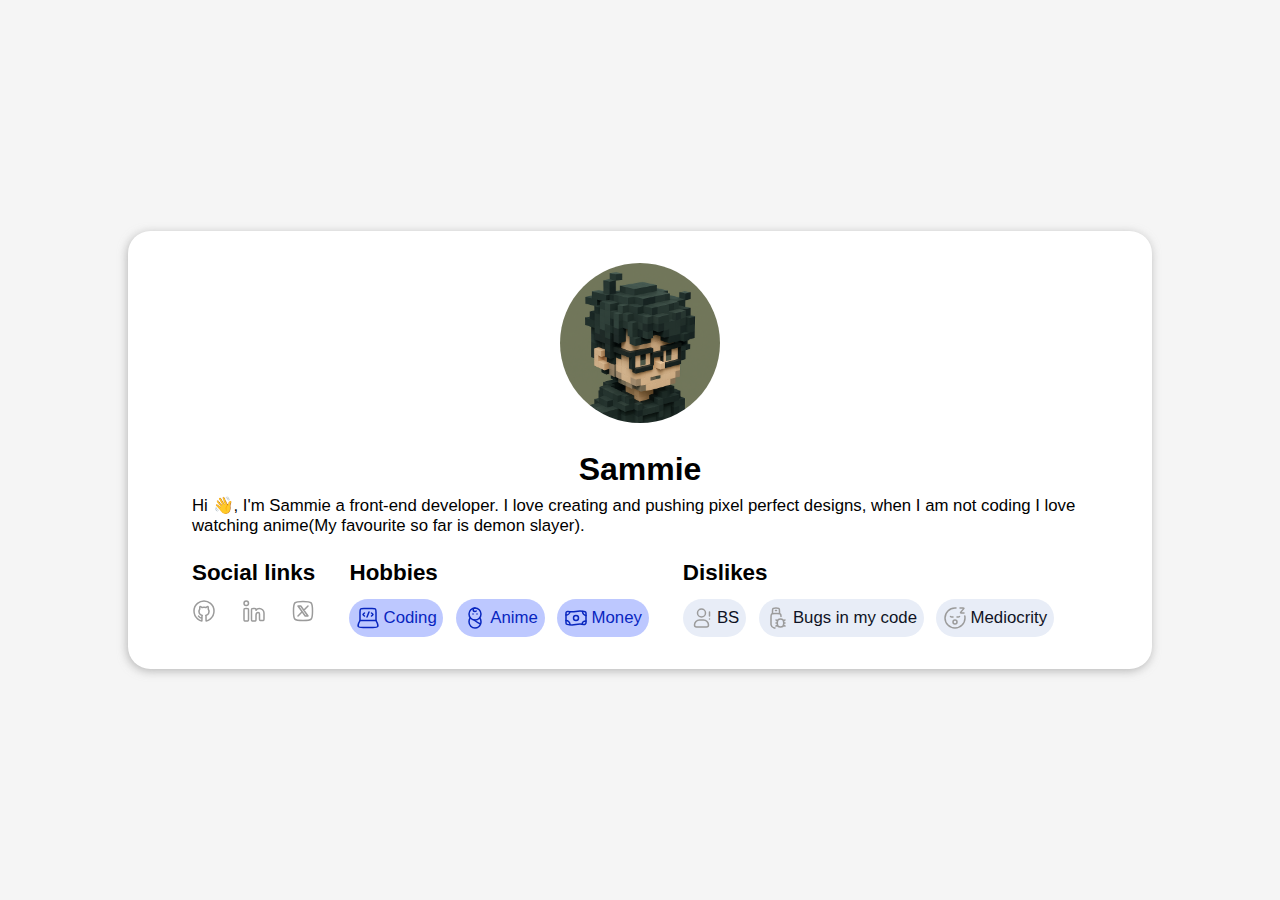
<file: index.html>
<!DOCTYPE html>
<html lang="en">
  <head>
    <meta charset="UTF-8" />
    <meta name="viewport" content="width=device-width, initial-scale=1.0" />
    <link rel="icon" href="assets/avatar.png" type="image/png" />
    <link rel="stylesheet" href="index.css" />
    <title>My | Profile-Card</title>
  </head>
  <body>
    <article data-testid="test-profile-card">
      <figure>
        <img src="assets/avatar.png" alt="my avatar" width="200" height="200" />
      </figure>
      <!-- User-info -->
      <section id="user-section">
        <h2 data-testid="test-user-name" id="name-heading">Sammie</h2>
        <!-- About me -->
        <p data-testid="test-user-bio">
          Hi 👋, I'm Sammie a front-end developer. I love creating and pushing
          pixel perfect designs, when I am not coding I love watching anime(My
          favourite so far is demon slayer).
        </p>
      </section>
      <!-- Social links -->
      <section>
        <h3>Social links</h3>
        <nav data-testid="test-user-social-links" id="nav-links">
          <a
            href="https://github.com/Sammie-oje"
            data-testid="test-user-social-github"
            target="_blank"
            rel="noopener noreferrer"
          >
            <img src="assets/github.svg" alt="github logo" />
          </a>
          <a
            href="https://www.linkedin.com/in/sammie-oj-582021315/"
            data-testid="test-user-social-linkedin"
            target="_blank"
            rel="noopener noreferrer"
          >
            <img src="assets/linkedIn.svg" alt="linkedIn logo" />
          </a>
          <a
            href="https://x.com/0J_codes"
            data-testid="test-user-social-twitter"
            target="_blank"
            rel="noopener noreferrer"
          >
            <img src="assets/twitter.svg" alt="twitter logo" />
          </a>
        </nav>
      </section>
      <!-- Hobbies -->
      <section id="hobbies-section">
        <h3>Hobbies</h3>
        <ul data-testid="test-user-hobbies">
          <li>
            <img src="assets/laptop.svg" alt="laptop icon" />
            <span>Coding</span>
          </li>
          <li>
            <img src="assets/baby.svg" alt="baby icon" />
            <span>Anime</span>
          </li>
          <li>
            <img src="assets/money.svg" alt="money icon" />
            <span>Money</span>
          </li>
        </ul>
      </section>
      <!-- Dislikes -->
      <section id="dislikes-section">
        <h3>Dislikes</h3>
        <ul data-testid="test-user-dislikes">
          <li>
            <img src="assets/warning.svg" alt="warning icon" />
            <span>BS</span>
          </li>
          <li>
            <img src="assets/bugs.svg" alt="bug icon" />
            <span>Bugs in my code</span>
          </li>
          <li>
            <img src="assets/sleeping.svg" alt="mediocre icon" />
            <span>Mediocrity</span>
          </li>
        </ul>
      </section>

      <p id="time" data-testid="test-user-time"></p>
    </article>
    <script src="app.js"></script>
  </body>
</html>
</file>
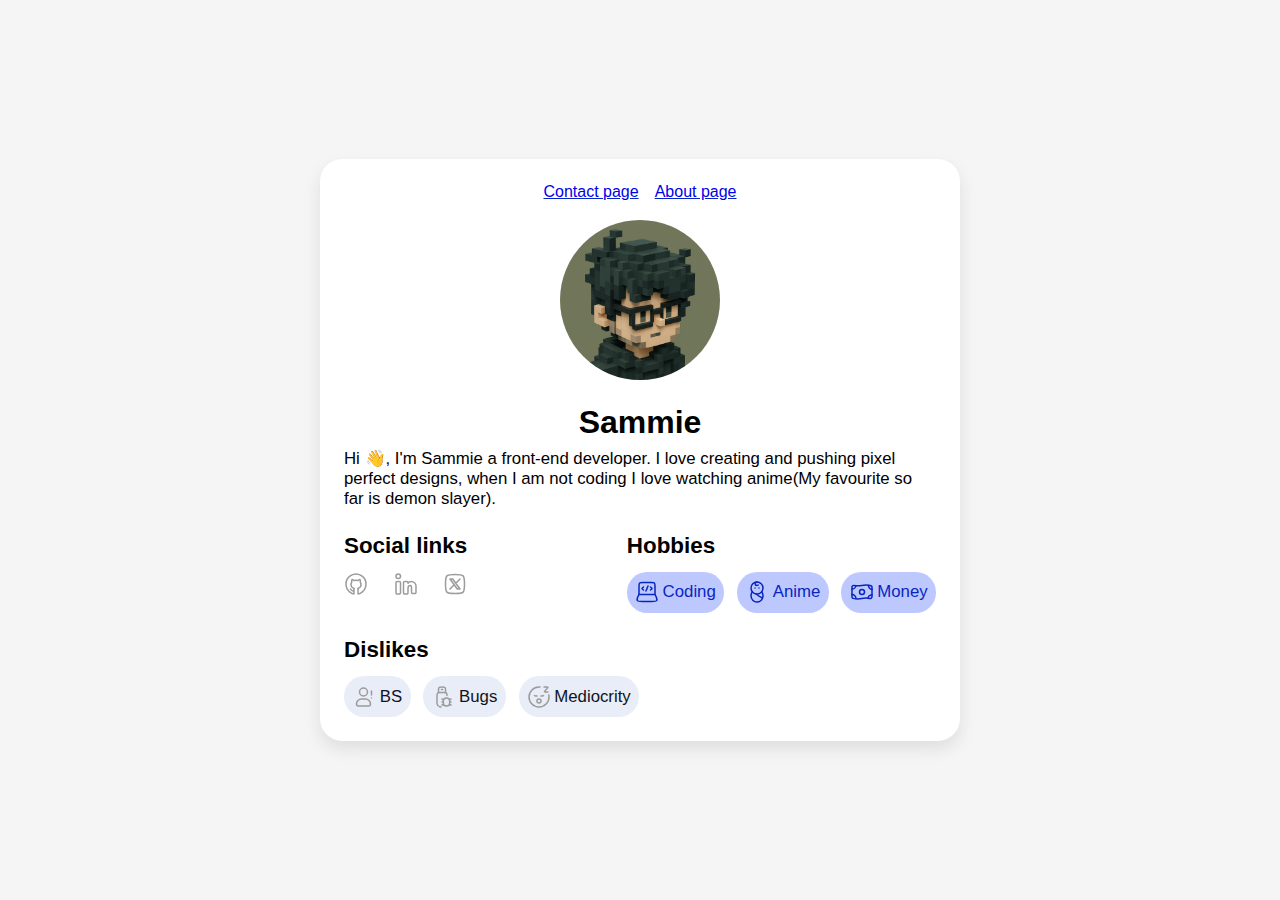
<file: html/index.html>
<!DOCTYPE html>
<html lang="en">
  <head>
    <meta charset="UTF-8" />
    <meta name="viewport" content="width=device-width, initial-scale=1.0" />
    <link rel="icon" href="/assets/avatar.png" type="image/png" />
    <link rel="stylesheet" href="/css/index.css" />
    <title>My | Profile-Card</title>
  </head>
  <body>
    <article data-testid="test-profile-card">
      <header>
        <section class="links-section">
          <a href="contact.html">Contact page</a>
          <a href="about.html">About page</a>
        </section>
        <figure>
          <img
            src="/assets/avatar.png"
            alt="my avatar"
            width="200"
            height="200"
            data-testid="test-user-avatar"
          />
        </figure>
      </header>

      <!-- User-info -->
      <section id="user-section">
        <h2 data-testid="test-user-name" id="name-heading">Sammie</h2>
        <!-- About me -->
        <p data-testid="test-user-bio">
          Hi 👋, I'm Sammie a front-end developer. I love creating and pushing
          pixel perfect designs, when I am not coding I love watching anime(My
          favourite so far is demon slayer).
        </p>
      </section>
      <!-- Social links -->
      <section>
        <h3>Social links</h3>
        <nav data-testid="test-user-social-links" id="nav-links">
          <a
            href="https://github.com/Sammie-oje"
            data-testid="test-user-social-github"
            target="_blank"
            rel="noopener noreferrer"
          >
            <img src="/assets/github.svg" alt="github logo" />
          </a>
          <a
            href="https://www.linkedin.com/in/sammie-oj-582021315/"
            data-testid="test-user-social-linkedin"
            target="_blank"
            rel="noopener noreferrer"
          >
            <img src="/assets/linkedIn.svg" alt="linkedIn logo" />
          </a>
          <a
            href="https://x.com/0J_codes"
            data-testid="test-user-social-twitter"
            target="_blank"
            rel="noopener noreferrer"
          >
            <img src="/assets/twitter.svg" alt="twitter logo" />
          </a>
        </nav>
      </section>
      <!-- Hobbies -->
      <section id="hobbies-section">
        <h3>Hobbies</h3>
        <ul data-testid="test-user-hobbies">
          <li>
            <img src="/assets/laptop.svg" alt="laptop icon" />
            <span>Coding</span>
          </li>
          <li>
            <img src="/assets/baby.svg" alt="baby icon" />
            <span>Anime</span>
          </li>
          <li>
            <img src="/assets/money.svg" alt="money icon" />
            <span>Money</span>
          </li>
        </ul>
      </section>
      <!-- Dislikes -->
      <section id="dislikes-section">
        <h3>Dislikes</h3>
        <ul data-testid="test-user-dislikes">
          <li>
            <img src="/assets/warning.svg" alt="warning icon" />
            <span>BS</span>
          </li>
          <li>
            <img src="/assets/bugs.svg" alt="bug icon" />
            <span>Bugs</span>
          </li>
          <li>
            <img src="/assets/sleeping.svg" alt="mediocre icon" />
            <span>Mediocrity</span>
          </li>
        </ul>
      </section>

      <p id="time" data-testid="test-user-time"></p>
    </article>
    <script src="/app.js"></script>
  </body>
</html>
</file>
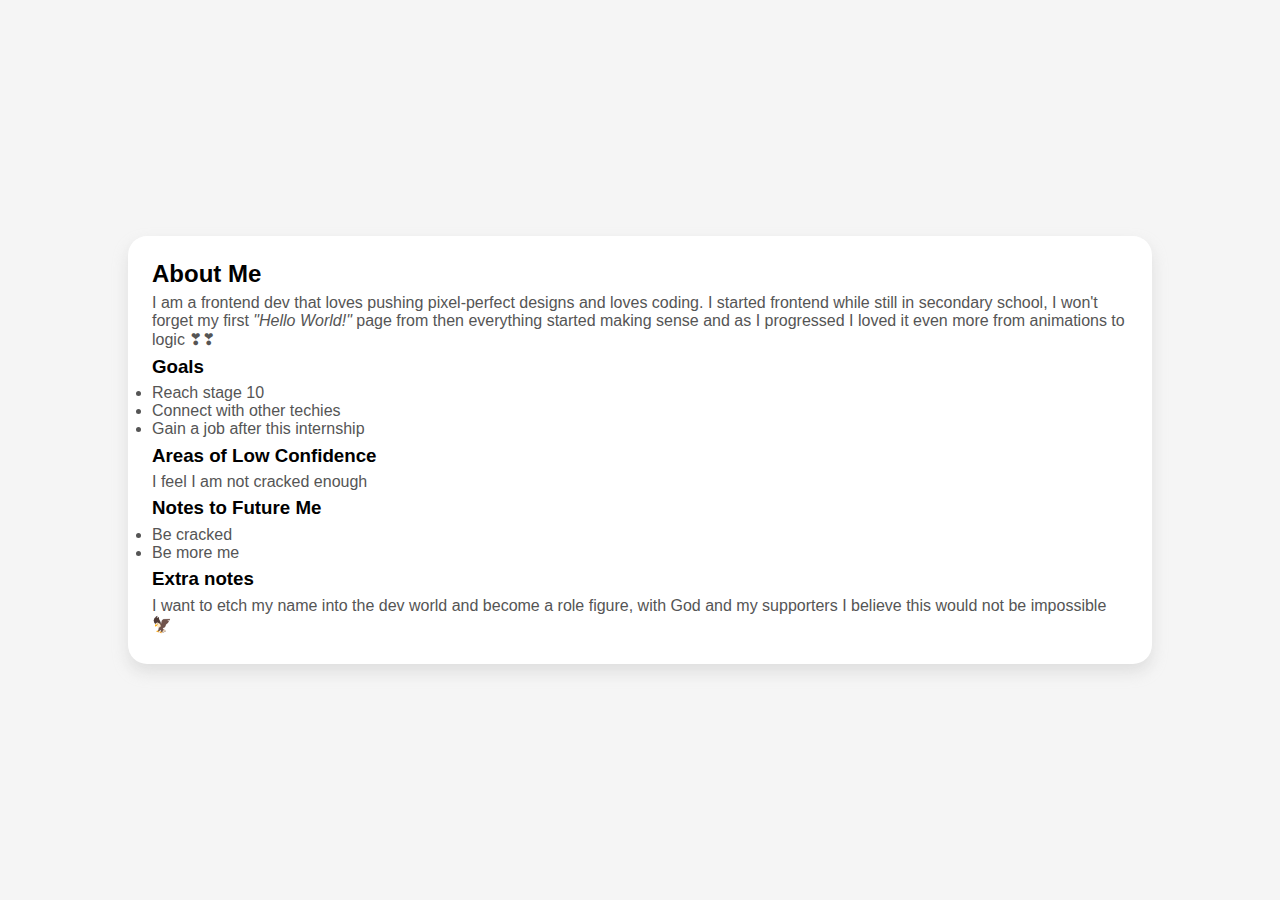
<file: about.html>
<!DOCTYPE html>
<html lang="en">
  <head>
    <meta charset="UTF-8" />
    <meta name="viewport" content="width=device-width, initial-scale=1.0" />
    <link rel="stylesheet" href="/css/about.css" />
    <title>My About Page</title>
  </head>
  <body>
    <main data-testid="test-about-page">
      <h2>About Me</h2>
      <section data-testid="test-about-bio">
        <p>
          I am a frontend dev that loves pushing pixel-perfect designs and loves
          coding. I started frontend while still in secondary school, I won't
          forget my first <em>"Hello World!"</em> page from then everything started
          making sense and as I progressed I loved it even more from animations
          to logic ❣❣
        </p>
      </section>

      <section data-testid="test-about-goals">
        <h3>Goals</h3>
        <ul>
          <li>Reach stage 10</li>
          <li>Connect with other techies</li>
          <li>Gain a job after this internship</li>
        </ul>
      </section>

      <section data-testid="test-about-confidence">
        <h3>Areas of Low Confidence</h3>
        <p>I feel I am not cracked enough</p>
      </section>

      <section data-testid="test-about-future-note">
        <h3>Notes to Future Me</h3>
        <ul>
          <li>Be cracked</li>
          <li>Be more me</li>
        </ul>
      </section>

      <section data-testid="test-about-extra">
        <h3>Extra notes</h3>
        <p>
          I want to etch my name into the dev world and become a role figure,
          with God and my supporters I believe this would not be impossible 🦅
        </p>
      </section>
    </main>
  </body>
</html>
</file>
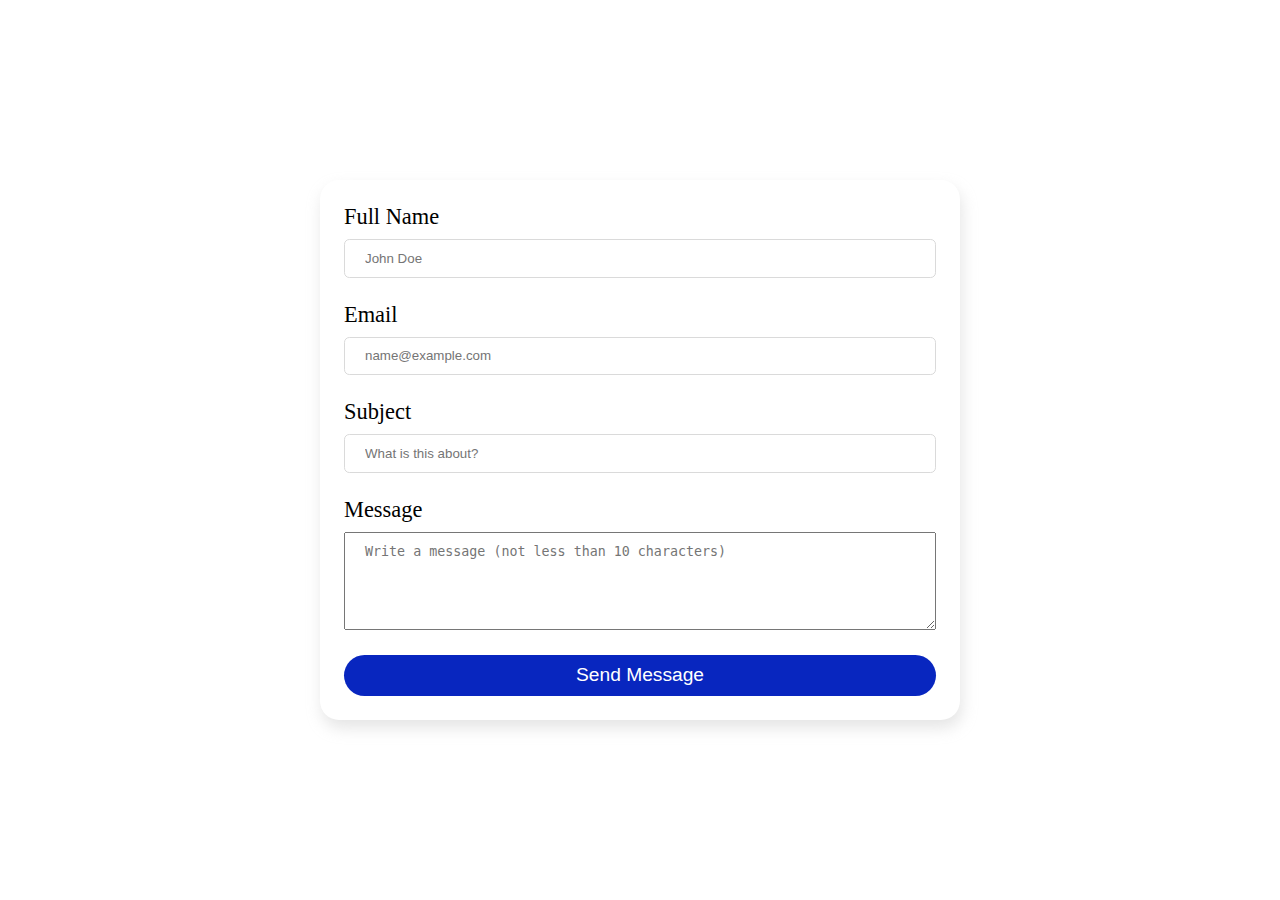
<file: contact.html>
<!DOCTYPE html>
<html lang="en">
  <head>
    <meta charset="UTF-8" />
    <meta name="viewport" content="width=device-width, initial-scale=1.0" />
    <link rel="stylesheet" href="/css/contact.css" />
    <title>My Contact Page</title>
  </head>
  <body>
    <p id="success-message" role="alert" data-testid="test-contact-success">
      Your information has been submitted, we will get back to you 😉</p>
    <form action="#">
      <div class="input-wrapper">
        <label for="full-name">Full Name</label>
        <input
          type="text"
          id="full-name"
          data-testid="test-contact-name"
          placeholder="John Doe"
          pattern="^[A-Za-z]+(?:\s[A-Za-z]+)+$"
          aria-describedby="error-full-name-desc"
          required
        />
        <p data-testid="test-contact-error-name" id="error-full-name-desc" class="error-message"></p>
      </div>
      
      <div class="input-wrapper">
        <label for="email">Email</label>
        <input
          type="email"
          id="email"
          placeholder="name@example.com"
          data-testid="test-contact-email"
          aria-describedby="error-email-desc"
          pattern="^[A-Za-z0-9._%+-]+@[A-Za-z.-]+\.[A-Za-z]{2,}$"
          required
        />
        <p data-testid="test-contact-error-email" id="error-email-desc" class="error-message"></p>
      </div>
      
      <div class="input-wrapper">
        <label for="subject">Subject</label>
        <input
          type="text"
          id="subject"
          data-testid="test-contact-subject"
          placeholder="What is this about?"
          aria-describedby="error-subject-desc"
          required
        />
        <p data-testid="test-contact-error-subject" id="error-subject-desc"  class="error-message"></p>
      </div>
      
      <div class="input-wrapper">
        <label for="message">Message</label>
        <textarea
          id="message"
          minlength="10"
          data-testid="test-contact-message"
          rows="5"
          placeholder="Write a message (not less than 10 characters)"
          aria-describedby="error-message-desc"
          required
        ></textarea>
        <p data-testid="test-contact-error-message" id="error-message-desc" class="error-message"></p>
      </div>
      
      <button type="submit" data-testid="test-contact-submit">
        Send Message
      </button>
    </form>
    
    <script src="/js/error.js"></script>
  </body>
</html>
</file>
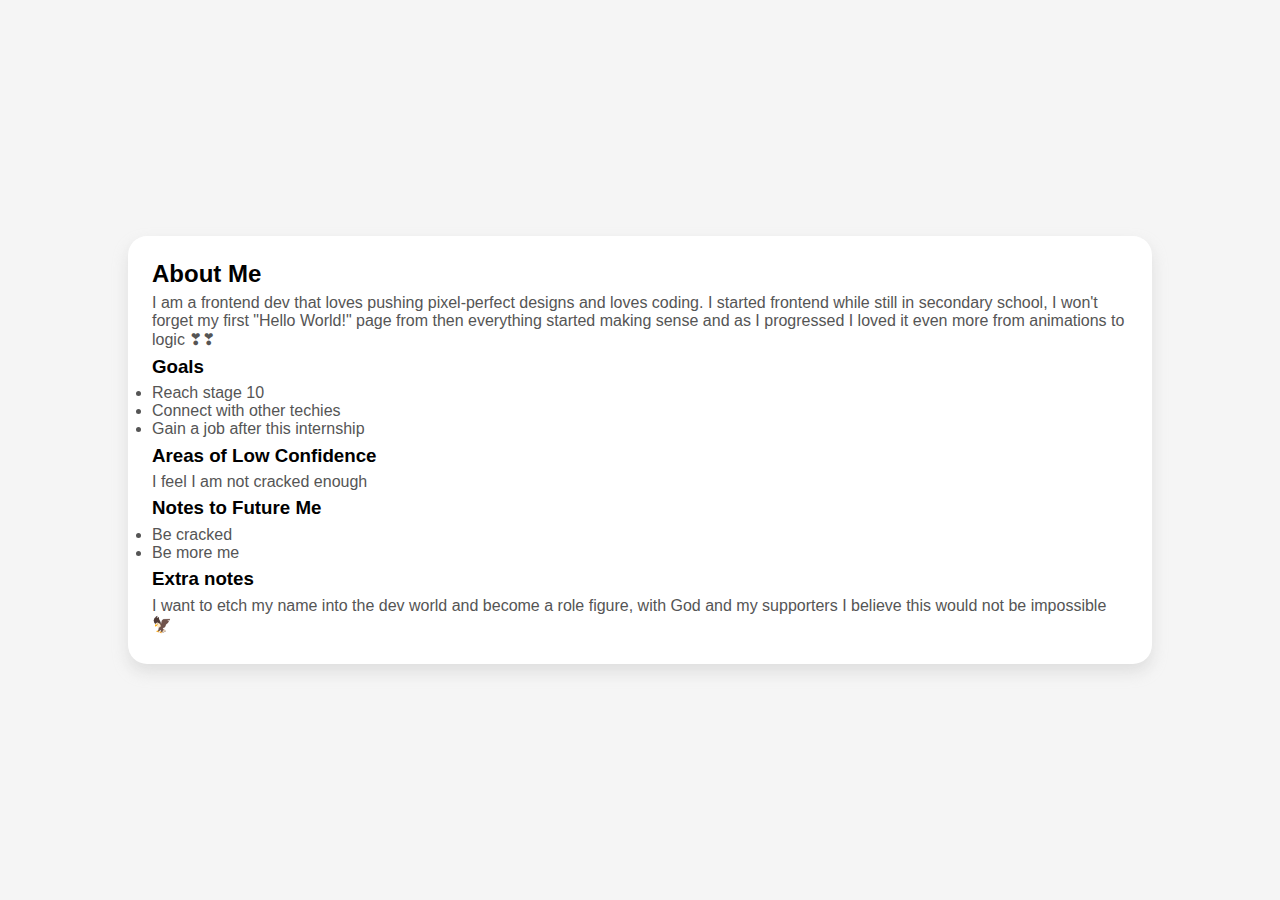
<file: html/about.html>
<!DOCTYPE html>
<html lang="en">
  <head>
    <meta charset="UTF-8" />
    <meta name="viewport" content="width=device-width, initial-scale=1.0" />
    <link rel="stylesheet" href="/css/about.css" />
    <title>My About Page</title>
  </head>
  <body>
    <main data-testid="test-about-page">
      <section data-testid="test-about-bio">
        <h2>About Me</h2>
        <p>
          I am a frontend dev that loves pushing pixel-perfect designs and loves
          coding. I started frontend while still in secondary school, I won't
          forget my first "Hello World!" page from then everything started
          making sense and as I progressed I loved it even more from animations
          to logic ❣❣
        </p>
      </section>

      <section data-testid="test-about-goals">
        <h3>Goals</h3>
        <ul>
          <li>Reach stage 10</li>
          <li>Connect with other techies</li>
          <li>Gain a job after this internship</li>
        </ul>
      </section>

      <section data-testid="test-about-confidence">
        <h3>Areas of Low Confidence</h3>
        <p>I feel I am not cracked enough</p>
      </section>

      <section data-testid="test-about-future-note">
        <h3>Notes to Future Me</h3>
        <ul>
          <li>Be cracked</li>
          <li>Be more me</li>
        </ul>
      </section>

      <section data-testid="test-about-extra">
        <h3>Extra notes</h3>
        <p>
          I want to etch my name into the dev world and become a role figure,
          with God and my supporters I believe this would not be impossible 🦅
        </p>
      </section>
    </main>
  </body>
</html>
</file>
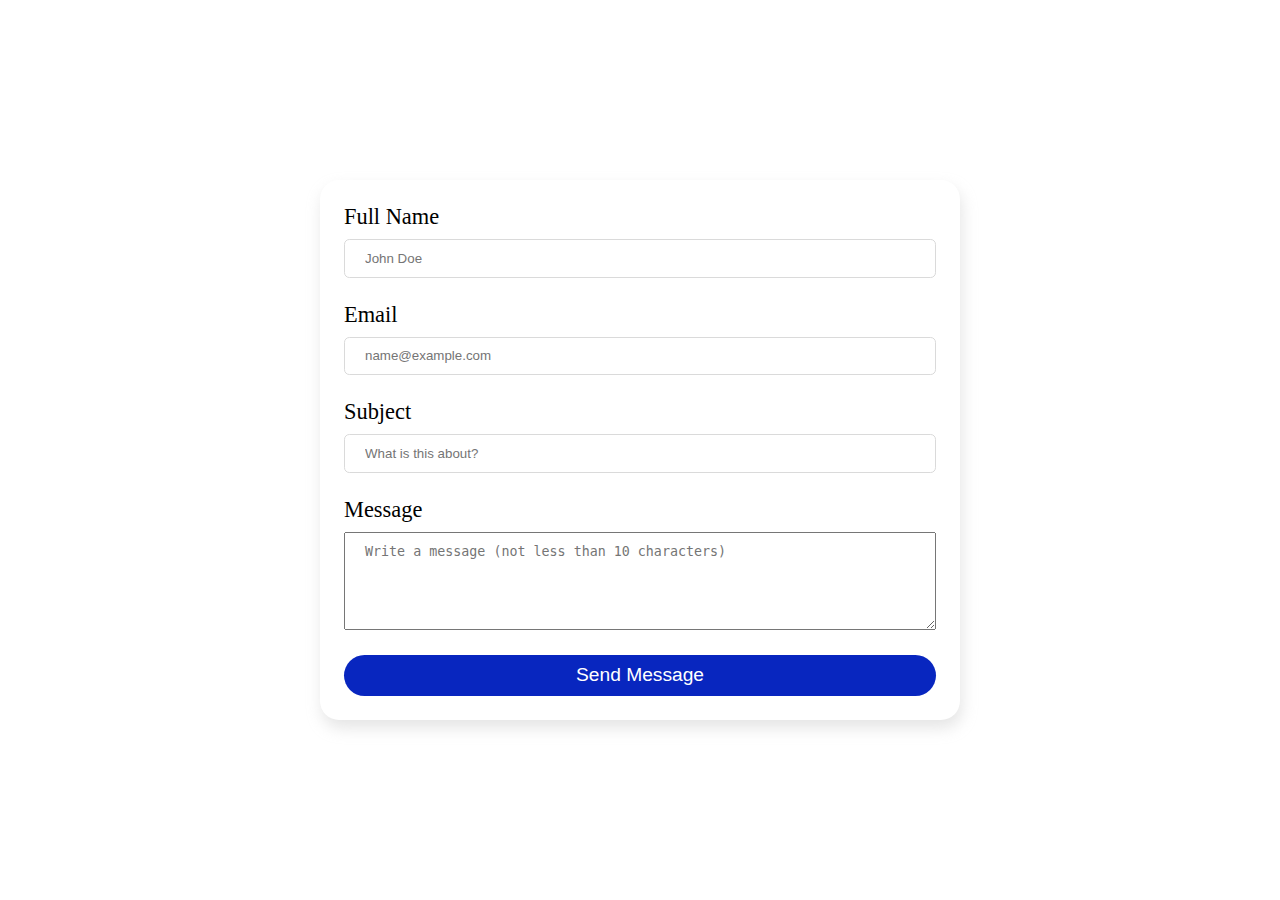
<file: html/contact.html>
<!DOCTYPE html>
<html lang="en">
  <head>
    <meta charset="UTF-8" />
    <meta name="viewport" content="width=device-width, initial-scale=1.0" />
    <link rel="stylesheet" href="/css/contact.css" />
    <title>My Contact Page</title>
  </head>
  <body>
    <p id="success-message" role="alert">
      Your information has been submitted, we will get back to you 😉</p>
    <form action="#">
      <div class="input-wrapper">
        <label for="full-name">Full Name</label>
        <input
          type="text"
          id="full-name"
          data-testid="test-contact-name"
          placeholder="John Doe"
          pattern="[A-Za-z]+\s[A-Za-z]+"
          aria-describedby="error-full-name-desc"
          required
        />
        <p data-testid="test-contact-error-name" id="error-full-name-desc" class="error-message"></p>
      </div>
      
      <div class="input-wrapper">
        <label for="email">Email</label>
        <input
          type="email"
          id="email"
          placeholder="name@example.com"
          data-testid="test-contact-email"
          aria-describedby="error-email-desc"
          pattern="^[A-Za-z]+[0-9._-+%]+@[A-Za-z]+\.[A-Za-z]{2,}+$"
          required
        />
        <p data-testid="test-contact-error-email" id="error-email-desc" class="error-message"></p>
      </div>
      
      <div class="input-wrapper">
        <label for="subject">Subject</label>
        <input
          type="text"
          id="subject"
          data-testid="test-contact-subject"
          placeholder="What is this about?"
          aria-describedby="error-subject-desc"
          required
        />
        <p data-testid="test-contact-error-subject" id="error-subject-desc"  class="error-message"></p>
      </div>
      
      <div class="input-wrapper">
        <label for="message">Message</label>
        <textarea
          id="message"
          minlength="10"
          data-testid="test-contact-message"
          rows="5"
          placeholder="Write a message (not less than 10 characters)"
          aria-describedby="error-message-desc"
          required
        ></textarea>
        <p data-testid="test-contact-error-message" id="error-message-desc" class="error-message"></p>
      </div>
      
      <button type="submit" data-testid="test-contact-submit">
        Send Message
      </button>
    </form>
    
    <script src="/js/error.js"></script>
  </body>
</html>
</file>
<file: index.css>
* {
  box-sizing: border-box;
  padding: 0;
  margin: 0;
}

body {
  display: flex;
  justify-content: center;
  align-items: center;
  min-height: 100vh;
  font-family: "Gill Sans", "Gill Sans MT", Calibri, "Trebuchet MS", sans-serif;
  background-color: whitesmoke;
}

article {
  max-width: 80%;
  border-radius: 1.4em;
  padding: 2em 4em;
  display: flex;
  flex-flow: row wrap;
  justify-content: space-between;
  gap: 1.5em;
  background-color: white;
  box-shadow: -1px 2px 10px rgba(143, 142, 142, 0.61);
  margin: 2em 0;

  h2 {
    font-size: 2rem;
    margin-bottom: 0.2em;
  }

  h3 {
    font-size: 1.4rem;
    margin-bottom: 0.6em;
  }

  p,
  li {
    font-size: 1.05rem;
  }
}

a {
  text-decoration: none;
}

figure {
  margin: 0 auto;
  img {
    border-radius: 50%;
    width: 10em;
    height: 10em;
  }
}

ul {
  list-style: none;
  display: flex;
  align-items: center;
  justify-content: space-between;
  gap: 0.8em;
  flex-flow: row wrap;
  li {
    border-radius: 1.2em;
    padding: 0.4em;
    gap: 0.2em;
    display: flex;
    align-items: center;
    justify-content: space-between;
  }
}

#hobbies-section {
  li {
    color: hsl(230, 92%, 39%);
    background-color: hsl(230, 100%, 87%);
  }
}

#dislikes-section {
  li {
    background-color: hsl(221, 50%, 94%);
    color: hsl(228, 40%, 10%);
  }
}

#user-section {
  h2 {
    text-align: center;
  }
}

#nav-links {
  display: flex;
  justify-content: space-between;
  align-items: baseline;
}

#time {
  color: hsl(220, 8%, 64%);
}
</file>
<file: css/index.css>
* {
  box-sizing: border-box;
  padding: 0;
  margin: 0;
}

body {
  display: flex;
  justify-content: center;
  align-items: center;
  min-height: 100vh;
  font-family: "Gill Sans", "Gill Sans MT", Calibri, "Trebuchet MS", sans-serif;
  background-color: whitesmoke;
}

article {
  max-width: 90%;
  border-radius: 1.4em;
  padding: 1.5em;
  display: flex;
  flex-flow: row wrap;
  justify-content: space-between;
  gap: 1.5em;
  background-color: white;
  box-shadow: 0px 8px 15px rgba(190, 190, 190, 0.4);
  margin: 2em 0;

  h2 {
    font-size: 2rem;
    margin-bottom: 0.2em;
  }

  h3 {
    font-size: 1.4rem;
    margin-bottom: 0.6em;
  }

  p,
  li {
    font-size: 1.05rem;
  }
}

a {
  text-decoration: none;
}

header {
  margin: 0 auto;
  .links-section {
    margin-bottom: 1.2em;
    display: flex;
    gap: 1em;
    text-decoration: underline;
    color: hsl(230, 92%, 39%);
    text-decoration-color: hsl(230, 92%, 39%);
  }
  figure{
    display: flex;
    align-items: center;
    justify-content: center;
  }
  img {
    border-radius: 50%;
    width: 10em;
    height: 10em;
  }
}

ul {
  list-style: none;
  display: flex;
  align-items: center;
  justify-content: space-between;
  gap: 0.8em;
  flex-flow: row wrap;
  li {
    border-radius: 1.2em;
    padding: 0.5em;
    gap: 0.2em;
    display: flex;
    align-items: center;
    justify-content: space-between;
  }
}

#hobbies-section {
  li {
    color: hsl(230, 92%, 39%);
    background-color: hsl(230, 100%, 87%);
  }
}

#dislikes-section {
  li {
    background-color: hsl(221, 50%, 94%);
    color: hsl(228, 40%, 10%);
  }
}

#user-section {
  h2 {
    text-align: center;
  }
}

#nav-links {
  display: flex;
  justify-content: space-between;
  align-items: baseline;
}

#time {
  color: hsl(220, 8%, 64%);
}

@media screen and (min-width: 768px) {
  article {
    max-width: 50%;
  }
}
</file>
<file: css/about.css>
* {
  box-sizing: border-box;
  padding: 0;
  margin: 0;
}

body {
  display: flex;
  justify-content: center;
  align-items: center;
  min-height: 100vh;
  font-family: "Gill Sans", "Gill Sans MT", Calibri, "Trebuchet MS", sans-serif;
  background-color: whitesmoke;
}

main {
  background-color: white;
  max-width: 80%;
  padding: 1.5em;
  border-radius: 1.2em;
  box-shadow: 0px 8px 15px rgba(190, 190, 190, 0.4);
}

section {
  p, ul {
    margin: 0.4em 0;
    color: #555555;
  }
}
</file>
<file: css/contact.css>
* {
  box-sizing: border-box;
  padding: 0;
  margin: 0;
}

body {
  display: flex;
  justify-content: center;
  align-items: center;
  height: 100vh;
}

#success-message {
  position: absolute;
  background-color: #cfffc6;
  color: #0a6b09;
  top: 1em;
  padding: 1em 1.5em;
  border-radius: 0.4em;
  max-width: 80%;
  font-size: 0.9rem;
  opacity: 0;
  transform: translate(0%, -100%);
  transition: transform 0.2s ease, opacity 0.2s ease-in;
  border: 2px solid #06b300;
  z-index: 1000;
}

#success-message.show{
  opacity: 1;
  transform: translate(0%, 1rem);
}

form {
  background-color: white;
  padding: 1.5em;
  border-radius: 1.2em;
  box-shadow: 2px 8px 15px rgba(190, 190, 190, 0.4);
  width: 90%;
  
  .input-wrapper {
    display: flex;
    flex-direction: column;
    margin-bottom: 1.2em;
  }
  
  .error-message {
    margin-top: 0.4em;
    color: #f91b18;
    font-size: 0.8rem;
  }

  input {
    border: 1px solid rgb(218, 218, 218);
    border-radius: 0.4em;
    padding: 0.8em 1.5em;
  }
  
  textarea {
    resize: vertical;
    padding: 0.8em 1.5em;
  }

  button {
    border-radius: 1.2em;
    border: none;
    padding: 0.5em 1.5em;
    color: white;
    background-color: hsl(230, 92%, 39%);
    font-size: 1.2rem;
    width: 100%;
  }

  label {
    font-size: 1.4em;
    margin-bottom: 0.4em;
  }
}

.error{
    border-color: #f91b18 ;
    background-color: #F9ADAA;
  }

@media screen and (min-width: 768px) {
  form {
    width: 50%;
  }
}
</file>
